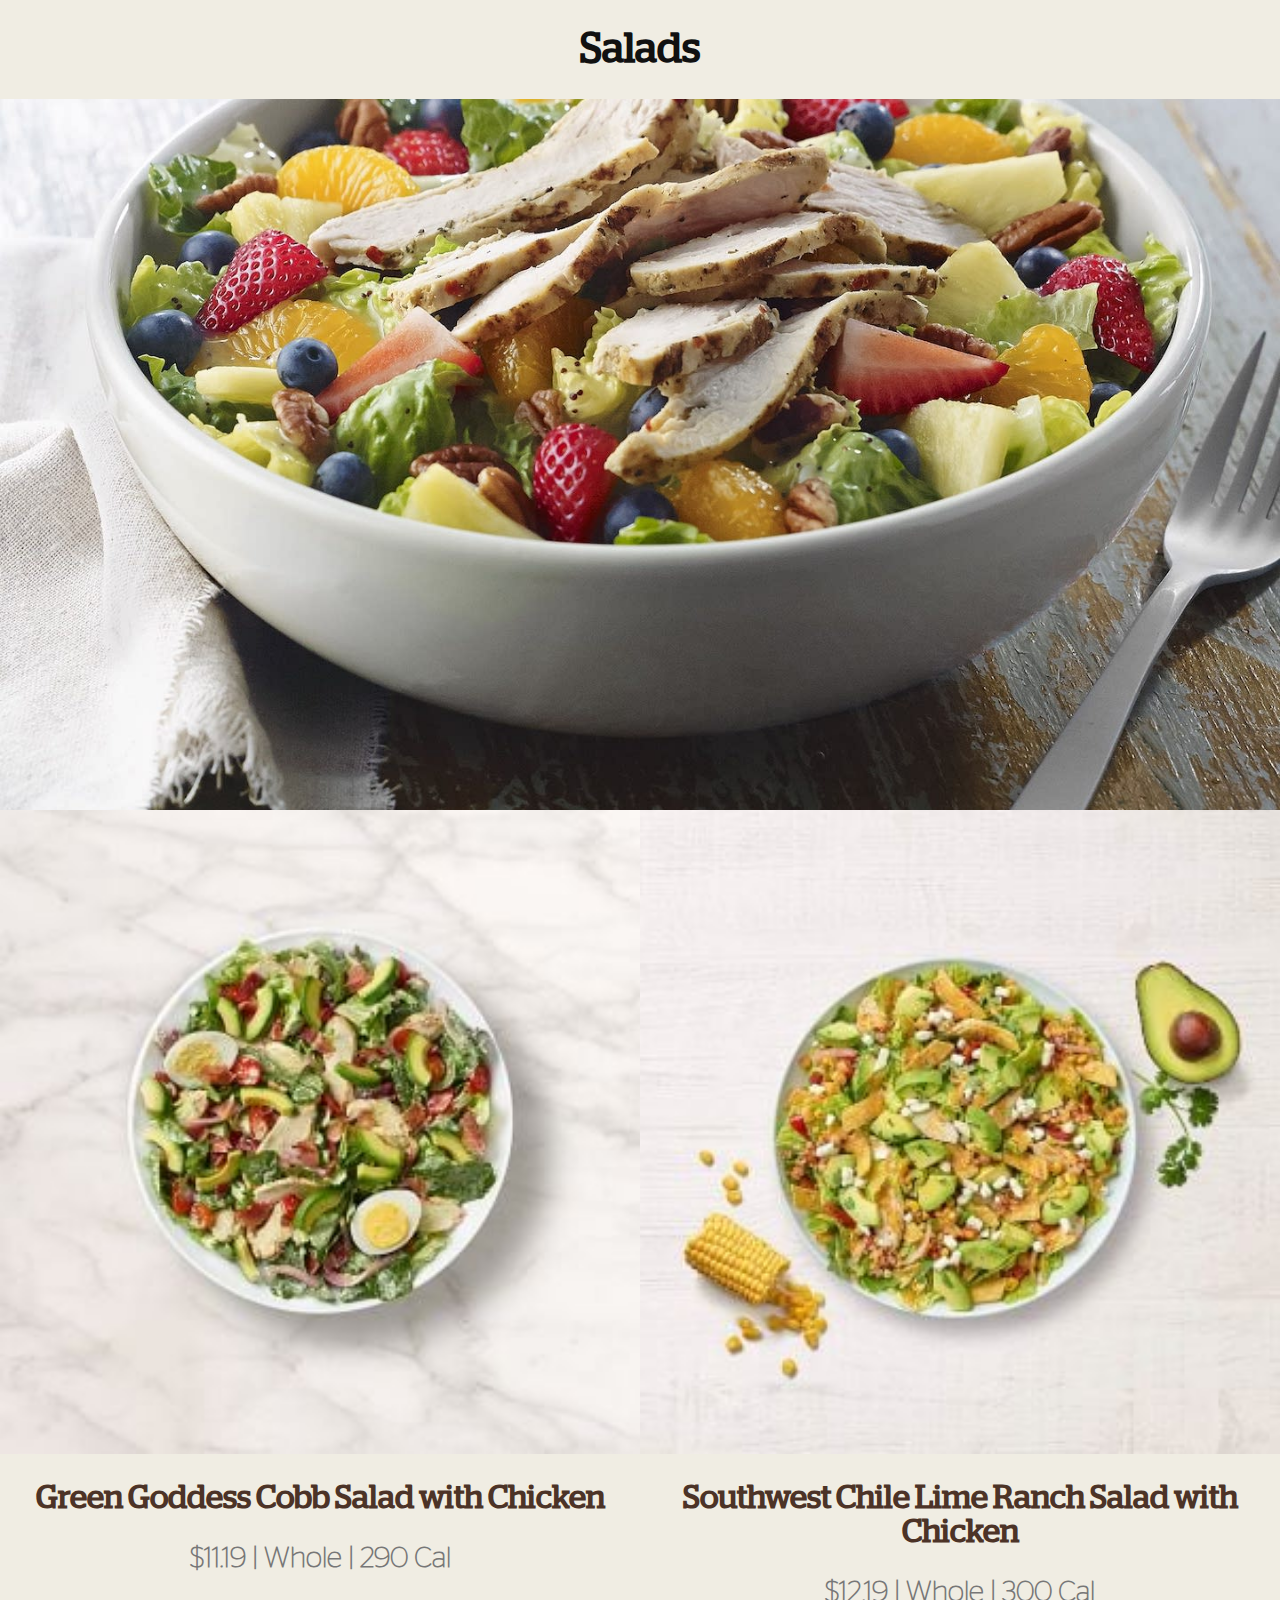
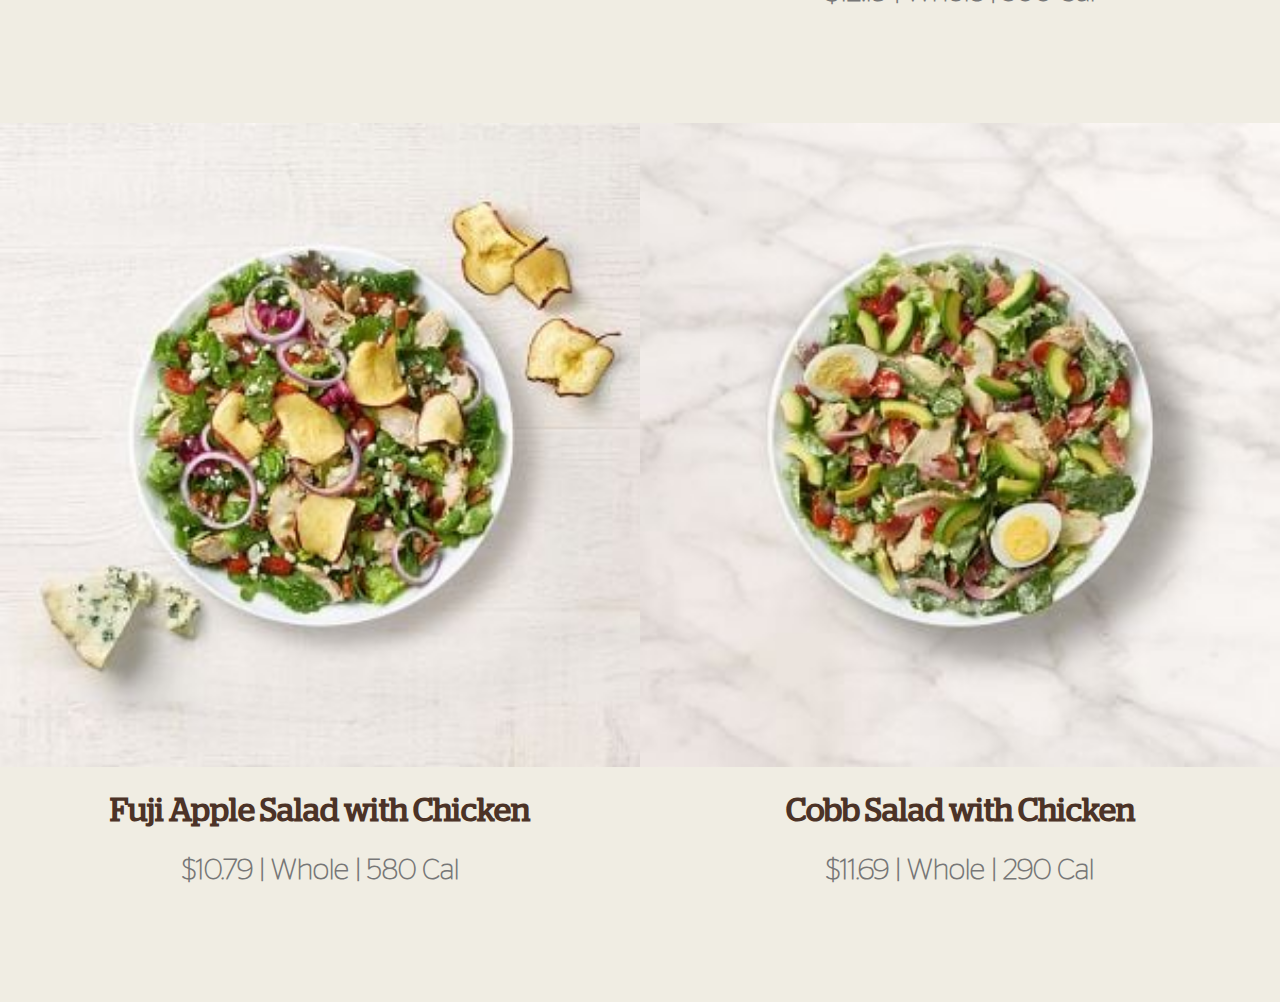
<file: Panera_Catalog/index.html>
<html>
<head>

<title>Panera Salads Menu</title>
<link rel="stylesheet" media="screen" href="style.css" />
</head>

<body>
  <header>
    <h1> Salads </h1>
  </header>
  <banner>
    <img class="banner-img" src = "images/banner_salad.jpg" / >
  </banner>
  <content>
    <card>
      <a href="items/gg_cobb_chix.html">
      <img class = "card-img" src = "images/ggcobb_chix.jpg"/>
      <h2> Green Goddess Cobb Salad with Chicken </h2>
      <h3> $11.19 | Whole | 290 Cal </h3>
      </a>
     </card>

    <card>
      <a href="items/sw_chile_salad.html">
      <img class = "card-img" src = "images/swchile_lime.jpg"/>
      <h2> Southwest Chile Lime Ranch Salad with Chicken </h2>
      <h3> $12.19 | Whole | 300 Cal </h3>
      </a>
     </card>

    <card>
      <a href="items/fuji_chix.html">
      <img class = "card-img" src = "images/fuji_apple.jpg"/>
      <h2> Fuji Apple Salad with Chicken </h2>
      <h3> $10.79 | Whole | 580 Cal </h3>
      </a>
     </card>

    <card>
      <a href="items/cobb_salad_chix.html">
        <img class = "card-img" src = "images/cobb_chix.jpg"/>
      <h2> Cobb Salad with Chicken </h2>
      <h3> $11.69 | Whole | 290 Cal </h3>
      </a>
    </card>
  </content>
</body>
</html>
</file>
<file: Panera_Catalog/style.css>
@font-face {
  font-family: font_content;
  src: url("fonts/Stag Sans-Thin.otf");
}

@font-face {
  font-family: font_titles;
  src: url("fonts/Stag-Book.otf");
}


body {
  margin: 0;
  padding: 0;
  width: 100%;
  background-color: #f0ede3;
}

/*header{*/
/*  background-color: #f0ede3;*/
/*  margin: 0px;*/
/*  padding: 0px;*/
/*  min-height: 2em;*/
/*  font-size: 2em;*/
/*  color: #111;*/
/*  align-items: center;*/
/*  justify-content: center;*/
/*  display: flex;*/
/*  position: fixed;*/
/*  width: 100%;*/
/*}*/

header {
  background-color: #f0ede3;
  margin: 0px;
  padding: 0px;
  min-height: 1em;
  font-size: 1.3em;
  color: #111;
  align-items: center;
  justify-content: center;
  display: flex;
  position: fixed;
  width: 100%;
}

banner {
  min-height: 70%;
  max-height: 90%;
  width:100%;
  display: flex;
  min-width:100%;
  justify-content: center;
}

h1{
  font-family: font_titles;
  font-size: 2em;
}

h2 {
  font-family: font_titles;
    font-size: 2em;
    color: rgb(76, 51, 39);
  padding: 0em 1em 0em 1em;
  text-align: center;
}

h3{
  font-family: font_content;
  font-size: 1.8em;
  color: #777;
  padding: 0em 1em 3em 1em;
  text-align: center;
}

a{
  text-decoration: none;
}

/*banner {*/
/*  min-height: 50%;*/
/*  max-height: 70%;*/
/*  width:100%;*/
/*  display: flex;*/
/*  min-width:100%;*/
/*!*   background-color: white; *!*/
/*  justify-content: center;*/
/*}*/

.banner-img{
  object-fit: cover;
  overflow-y: hidden;
  overflow-x: hidden;
}


content {
  display: flex;
  flex-wrap: wrap;
  /* min-width: 100%; */
  width:100%;
  max-width: 1440px;

    margin:auto;
/*   background-color:white; */
}

card {
  min-width: 50%;
  max-width: 50%;
  width: 50%;
/*   background-color: white; */

/*     display: flex; */
    align-items: center;
    justify-content: center;
}

.card-img{
  width:100%;
  min-width:100%;
  object-fit: cover;
  overflow-y: hidden;
  overflow-x: hidden;
}

.sticky {
  position: fixed;
}
</file>
